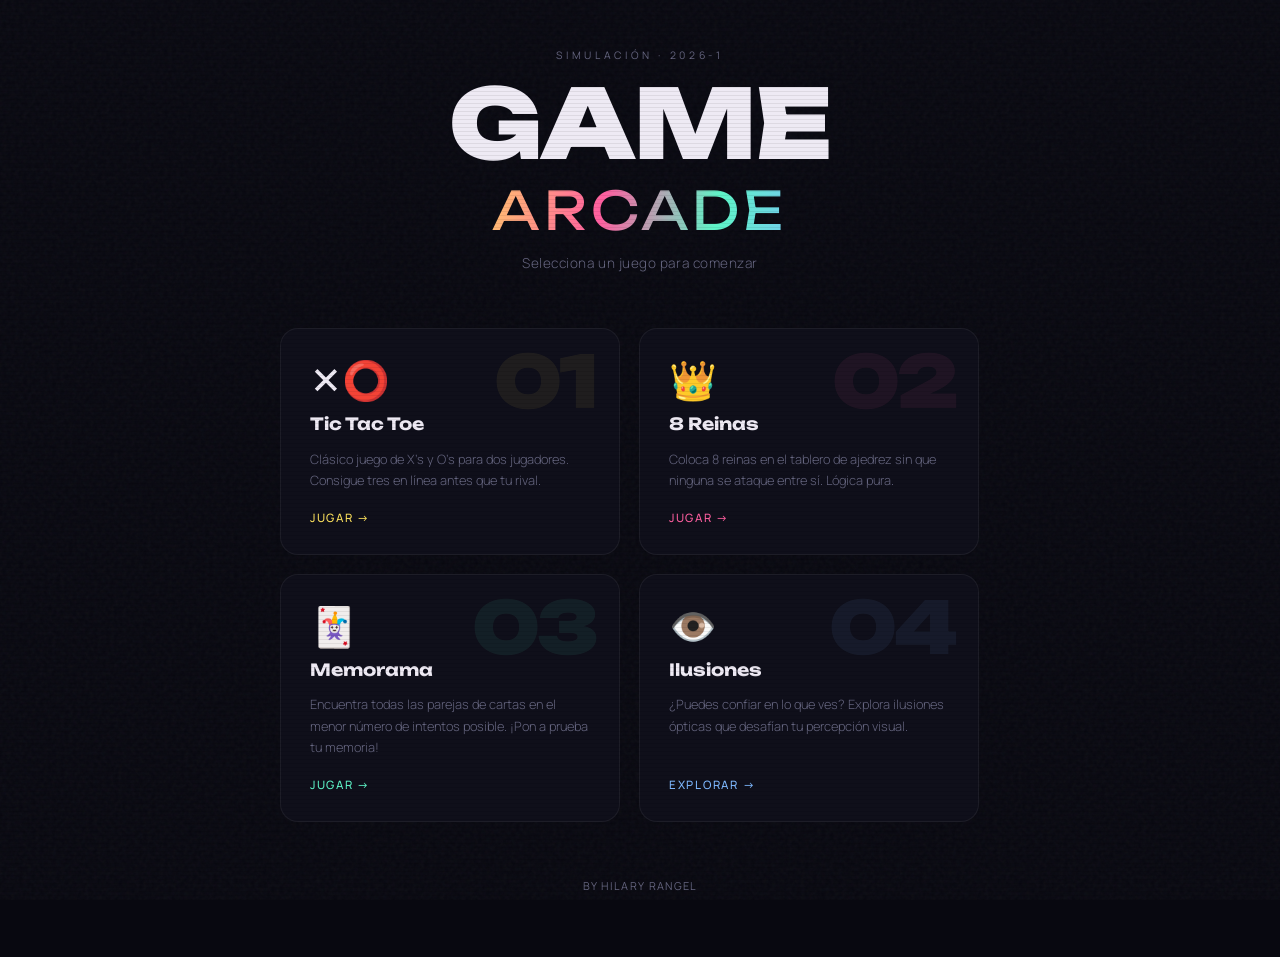
<file: index.html>
<!DOCTYPE html>
<html lang="es">
<head>
  <meta charset="UTF-8" />
  <meta name="viewport" content="width=device-width, initial-scale=1.0" />
  <title>Simulación — Arcade</title>
  <link href="https://fonts.googleapis.com/css2?family=Unbounded:wght@400;700;900&family=Manrope:wght@300;400;500&display=swap" rel="stylesheet" />
  <link rel="stylesheet" href="style.css">
</head>
<body>

<div class="page">

  <header>
    <p class="eyebrow">Simulación · 2026-1</p>
    <h1 class="logo">
      <span class="logo-line1">GAME</span>
      <span class="logo-line2">ARCADE</span>
    </h1>
    <p class="tagline">Selecciona un juego para comenzar</p>
  </header>

  <div class="grid">

    <!-- Tic Tac Toe -->
    <a class="card" href="tictactoe/index.html" data-color="c1">
      <span class="card-num">01</span>
      <div class="card-icon">✕⭕</div>
      <h2 class="card-title">Tic Tac Toe</h2>
      <p class="card-desc">Clásico juego de X's y O's para dos jugadores. Consigue tres en línea antes que tu rival.</p>
      <span class="card-cta">Jugar →</span>
    </a>

    <!-- 8 Reinas -->
    <a class="card" href="8_reinas/index.html" data-color="c2">
      <span class="card-num">02</span>
      <div class="card-icon">👑</div>
      <h2 class="card-title">8 Reinas</h2>
      <p class="card-desc">Coloca 8 reinas en el tablero de ajedrez sin que ninguna se ataque entre sí. Lógica pura.</p>
      <span class="card-cta">Jugar →</span>
    </a>

    <!-- Memorama -->
    <a class="card" href="memorama/index.html" data-color="c3">
      <span class="card-num">03</span>
      <div class="card-icon">🃏</div>
      <h2 class="card-title">Memorama</h2>
      <p class="card-desc">Encuentra todas las parejas de cartas en el menor número de intentos posible. ¡Pon a prueba tu memoria!</p>
      <span class="card-cta">Jugar →</span>
    </a>

    <!-- Ilusiones -->
    <a class="card" href="ilusiones/index.html" data-color="c4">
      <span class="card-num">04</span>
      <div class="card-icon">👁️</div>
      <h2 class="card-title">Ilusiones</h2>
      <p class="card-desc">¿Puedes confiar en lo que ves? Explora ilusiones ópticas que desafían tu percepción visual.</p>
      <span class="card-cta">Explorar →</span>
    </a>

  </div>

  <footer>By Hilary Rangel</footer>

</div>

</body>
</html>
</file>
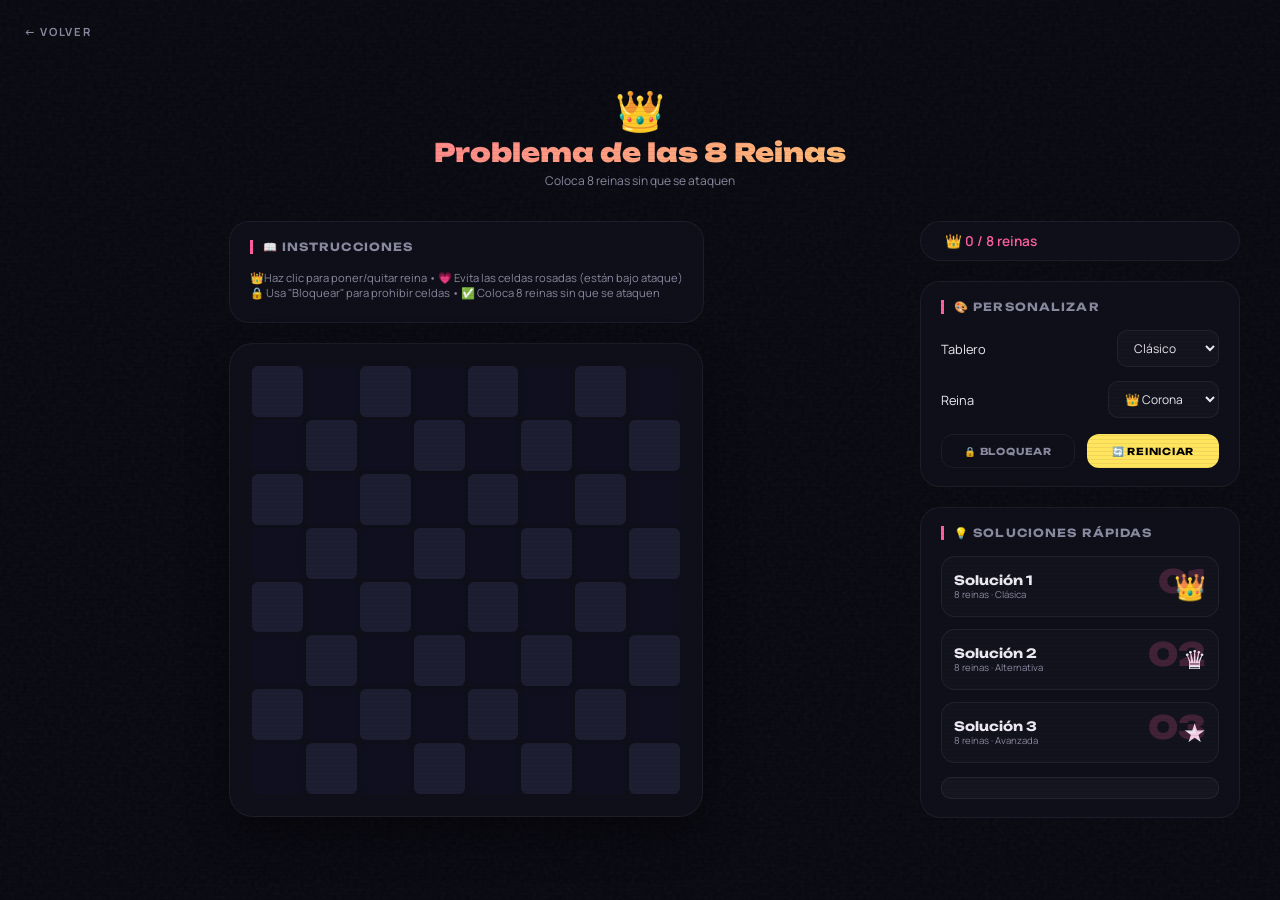
<file: 8_reinas/index.html>
<!DOCTYPE html>
<html lang="es">
<head>
    <meta charset="UTF-8">
    <meta name="viewport" content="width=device-width, initial-scale=1.0">
    <title>8 Reinas — Arcade</title>
    <link href="https://fonts.googleapis.com/css2?family=Unbounded:wght@400;700;900&family=Manrope:wght@300;400;500;600;700&display=swap" rel="stylesheet">
    <link rel="stylesheet" href="styles.css">
</head>

<a href="../index.html" class="back-link">← Volver</a>
<body>
    <canvas id="confettiCanvas"></canvas>

    <!-- Overlays -->
    <div id="victoryOverlay" class="victory-overlay">
        <div class="overlay-card">
            <div class="overlay-icon">👑</div>
            <h2>¡Felicidades!</h2>
            <p>Resolviste el Problema de las 8 Reinas.<br>¡Las 8 reinas están en paz!</p>
            <button id="victoryClose">Seguir jugando</button>
        </div>
    </div>

    <div id="defeatOverlay" class="defeat-overlay">
        <div class="overlay-card">
            <div class="overlay-icon">💀</div>
            <h2>¡Has Perdido!</h2>
            <p id="defeatMsg">Has colocado una reina en una posición inválida.<br>Las reinas no pueden atacarse entre sí.</p>
            <button id="defeatRetryBtn">Intentar de nuevo</button>
        </div>
    </div>

    <!-- Main Container -->
    <div class="main-container">
        
        <!-- Header -->
        <div class="main-header">
            <div class="header-icon">👑</div>
            <h1 class="main-title">Problema de las 8 Reinas</h1>
            <p class="main-subtitle">Coloca 8 reinas sin que se ataquen</p>
        </div>
        <!-- Grid 2 columnas -->
        <div class="main-grid">
            
            <!-- Columna Izquierda: Tablero -->
            <div class="board-col">
                <div class="panel">
                    <div class="panel-title">
                        <p><strong>📖 Instrucciones</strong></p>
                    </div>
                    <p id="inst">👑Haz clic para poner/quitar reina • 💗 Evita las celdas rosadas (están bajo ataque) 
                        <br> 🔒 Usa "Bloquear" para prohibir celdas • ✅ Coloca 8 reinas sin que se ataquen</p>
                </div>
                <div class="board-card">
                    <div id="boardContainer" class="board-container">
                        <div id="board" class="board classic"></div>
                    </div>
                </div>
            </div>

            <!-- Columna Derecha: Paneles -->
            <div class="panels-col">
                <p id="status" class="status-badge">Reinas colocadas: 0/8</p>
                <!-- Panel Personalizar -->
                <div class="panel">
                    <div class="panel-title">🎨 Personalizar</div>
                    <div class="panel-row">
                        <span>Tablero</span>
                        <select id="boardColor">
                            <option value="classic">Clásico</option>
                            <option value="ocean">Océano</option>
                            <option value="forest">Bosque</option>
                            <option value="sunset">Atardecer</option>
                        </select>
                    </div>
                    <div class="panel-row">
                        <span>Reina</span>
                        <select id="queenImage">
                            <option value="emoji">👑 Corona</option>
                            <option value="unicode">♕ Reina</option>
                            <option value="letter">Q Letra</option>
                            <option value="star">★ Estrella</option>
                            <option value="diamond">◆ Diamante</option>
                        </select>
                    </div>
                    <div class="panel-buttons">
                        <button id="blockModeBtn" class="btn-outline">🔒 Bloquear</button>
                        <button id="resetBtn" class="btn-primary">🔄 Reiniciar</button>
                    </div>
                </div>

                <!-- Panel Soluciones -->
                <div class="panel">
                    <div class="panel-title">💡 Soluciones rápidas</div>
                    <div class="solutions-list">
                        <div class="solution-item" data-solution="0">
                            <div class="solution-badge">01</div>
                            <div class="solution-content">
                                <div class="solution-name">Solución 1</div>
                                <div class="solution-desc">8 reinas · Clásica</div>
                            </div>
                            <div class="solution-icon">👑</div>
                        </div>
                        <div class="solution-item" data-solution="1">
                            <div class="solution-badge">02</div>
                            <div class="solution-content">
                                <div class="solution-name">Solución 2</div>
                                <div class="solution-desc">8 reinas · Alternativa</div>
                            </div>
                            <div class="solution-icon">♛</div>
                        </div>
                        <div class="solution-item" data-solution="2">
                            <div class="solution-badge">03</div>
                            <div class="solution-content">
                                <div class="solution-name">Solución 3</div>
                                <div class="solution-desc">8 reinas · Avanzada</div>
                            </div>
                            <div class="solution-icon">★</div>
                        </div>
                    </div>
                    <div id="solutionInfo" class="solution-message"></div>
                </div>
            </div>
        </div>
    </div>

    <script src="functions.js"></script>
</body>
</html>
</file>
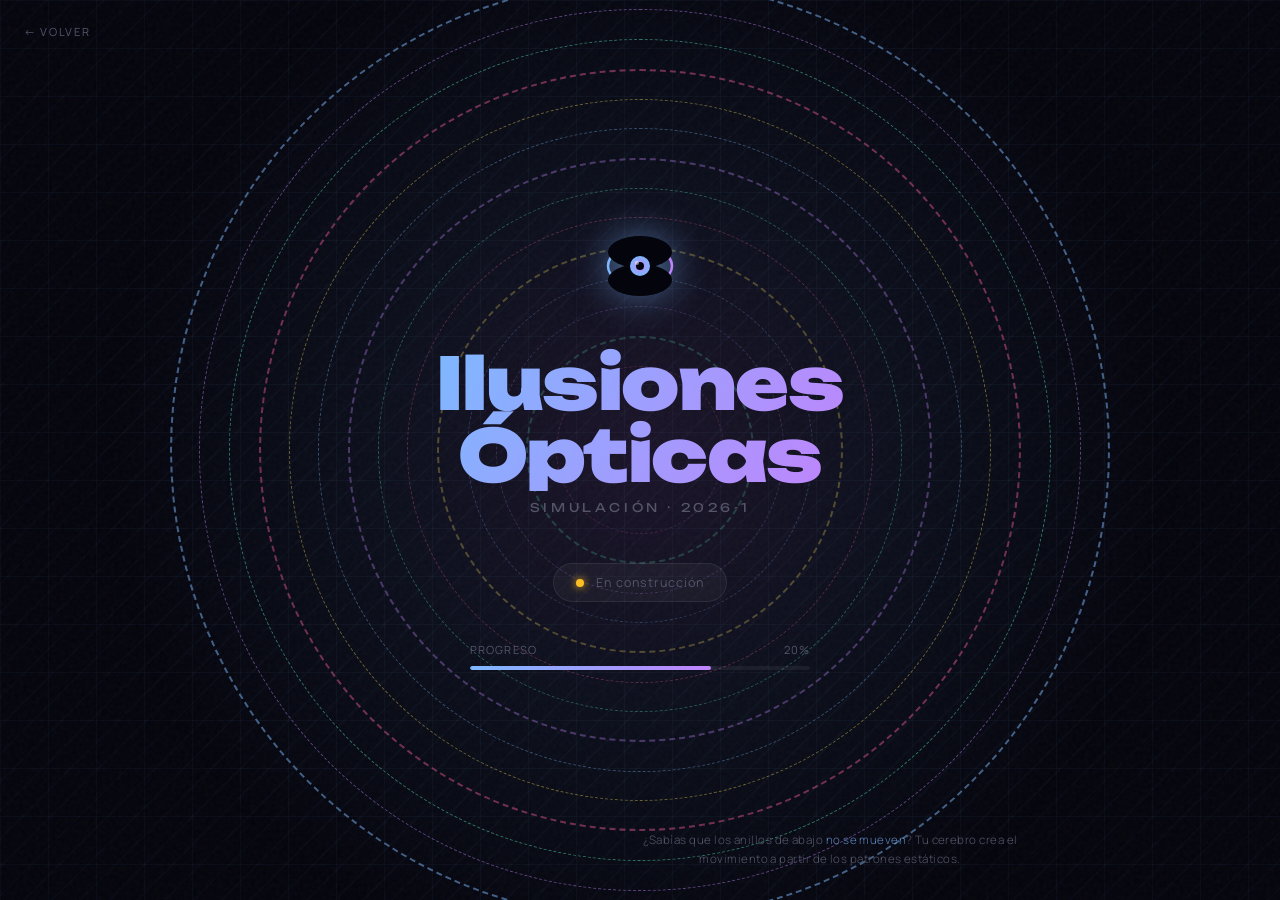
<file: ilusiones/index.html>
<!DOCTYPE html>
<html lang="es">
<head>
  <meta charset="UTF-8" />
  <meta name="viewport" content="width=device-width, initial-scale=1.0" />
  <title>Ilusiones Ópticas — En Construcción</title>
  <link href="https://fonts.googleapis.com/css2?family=Unbounded:wght@400;700;900&family=Manrope:wght@300;400;500&display=swap" rel="stylesheet" />
  <link rel="stylesheet" href="style.css">
</head>
<body>

  <!-- Background layers -->
  <div class="stripes"></div>
  <div class="grid-overlay"></div>
  <div class="center-glow"></div>
  <div class="dots-field" id="dotsField"></div>

  <div class="illusion-bg">
    <div class="rings" id="rings"></div>
  </div>

  <div class="noise"></div>

  <!-- UI -->
  <a class="back-link" href="../index.html">← Volver</a>

  <div class="content">
    <div class="eye-wrap">
      <svg class="eye-svg" viewBox="0 0 72 72" fill="none" xmlns="http://www.w3.org/2000/svg">
        <ellipse cx="36" cy="36" rx="32" ry="20" stroke="url(#eg)" stroke-width="2.5" fill="rgba(126,184,255,0.05)"/>
        <ellipse class="eyelid-top" cx="36" cy="22" rx="32" ry="16" fill="var(--bg)"/>
        <ellipse class="eyelid-bot" cx="36" cy="50" rx="32" ry="16" fill="var(--bg)"/>
        <circle class="pupil" cx="36" cy="36" r="10" fill="url(#ep)"/>
        <circle cx="36" cy="36" r="4" fill="var(--bg)"/>
        <circle cx="33" cy="33" r="2" fill="rgba(255,255,255,0.5)"/>
        <defs>
          <linearGradient id="eg" x1="4" y1="36" x2="68" y2="36" gradientUnits="userSpaceOnUse">
            <stop offset="0%" stop-color="#7eb8ff"/>
            <stop offset="100%" stop-color="#c084fc"/>
          </linearGradient>
          <radialGradient id="ep" cx="50%" cy="50%" r="50%">
            <stop offset="0%" stop-color="#c084fc"/>
            <stop offset="100%" stop-color="#7eb8ff"/>
          </radialGradient>
        </defs>
      </svg>
    </div>

    <h1 class="title">Ilusiones<br>Ópticas</h1>
    <p class="subtitle">Simulación · 2026-1</p>

    <div class="badge">
      <span class="badge-dot"></span>
      En construcción
    </div>

    <div class="progress-wrap">
      <div class="progress-label">
        <span>Progreso</span>
        <span id="pct">0%</span>
      </div>
      <div class="progress-bar">
        <div class="progress-fill" id="fill"></div>
      </div>
    </div>
  </div>

  <p class="fact">
    ¿Sabías que los anillos de abajo <em>no se mueven</em>? Tu cerebro crea el movimiento a partir de los patrones estáticos.
  </p>

  <script>
    // ── Generate concentric rings ──
    const ringsEl = document.getElementById('rings');
    const colors = [
      '#7eb8ff','#c084fc','#5ef5c8','#ff5fa0',
      '#ffe45e','#7eb8ff','#c084fc','#5ef5c8',
      '#ff5fa0','#ffe45e','#7eb8ff','#c084fc',
      '#5ef5c8','#ff5fa0'
    ];

    for (let i = 0; i < 14; i++) {
      const ring = document.createElement('div');
      ring.className = 'ring';
      const size = 95 - i * 6;          // % of parent
      const dur  = 6 + i * 1.2;         // each ring different speed
      const dash = 8 + i * 4;

      ring.style.cssText = `
        width: ${size}%; height: ${size}%;
        --dur: ${dur}s;
        border-color: ${colors[i]};
        opacity: ${0.5 - i * 0.025};
        border-style: dashed;
        border-width: ${i % 3 === 0 ? 2 : 1}px;
      `;
      ringsEl.appendChild(ring);
    }

    // ── Floating dots ──
    const field = document.getElementById('dotsField');
    for (let i = 0; i < 40; i++) {
      const dot = document.createElement('div');
      dot.className = 'dot';
      const size = 3 + Math.random() * 5;
      dot.style.cssText = `
        width: ${size}px; height: ${size}px;
        left: ${Math.random()*100}%;
        top:  ${Math.random()*100}%;
        --dot-dur:   ${2 + Math.random()*4}s;
        --dot-delay: ${Math.random()*4}s;
        background: ${Math.random()>0.5 ? '#7eb8ff' : '#c084fc'};
      `;
      field.appendChild(dot);
    }

    // ── Animate progress counter ──
    const target = 71;
    const pctEl  = document.getElementById('pct');
    let current  = 0;
    const step   = () => {
      if (current < target) {
        current = Math.min(current + 1, target);
        pctEl.textContent = current + '%';
        setTimeout(step, 4000 / target);
      }
    };
    setTimeout(step, 200);
  </script>

</body>
</html>
</file>
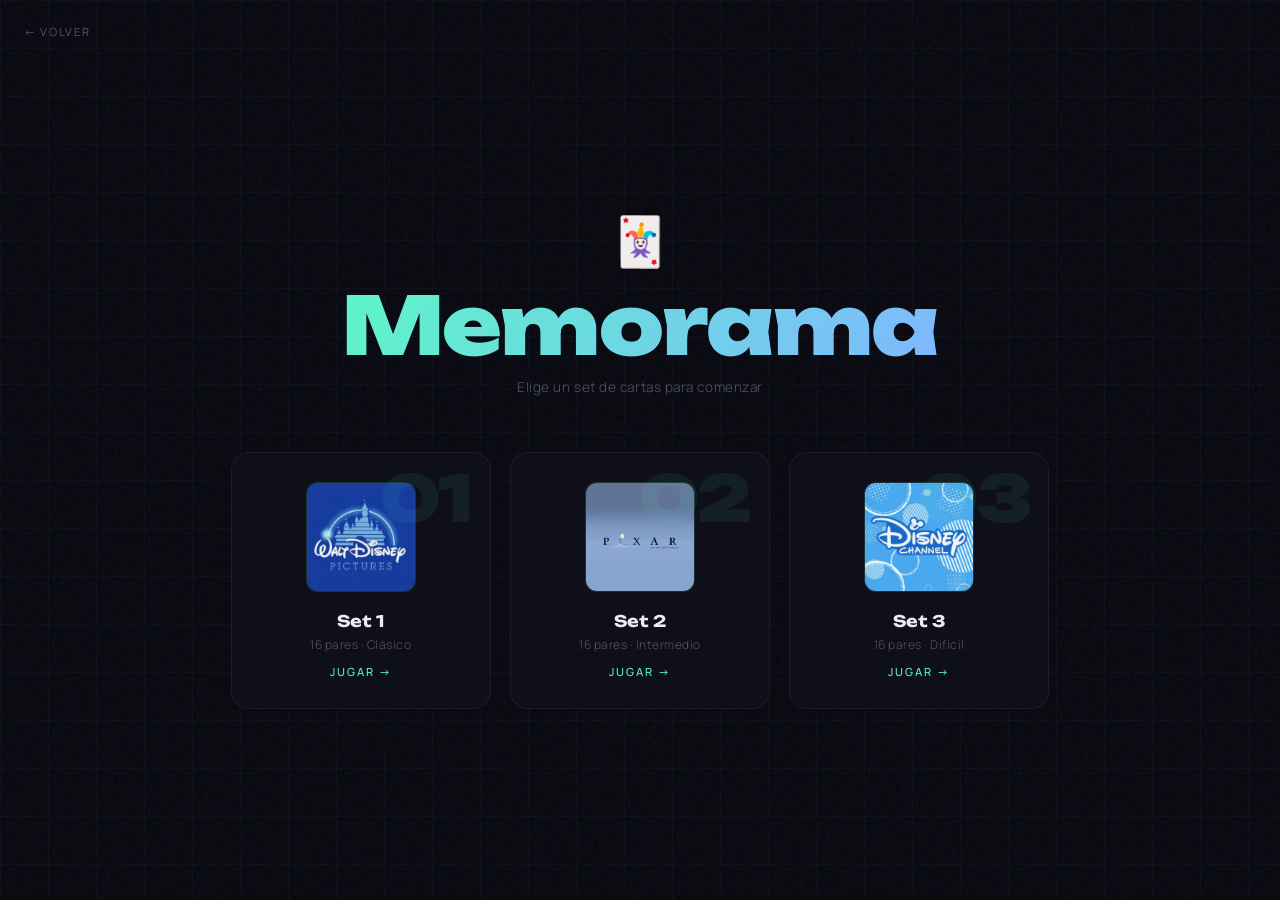
<file: memorama/index.html>
<!DOCTYPE html>
<html lang="es">
<head>
  <meta charset="UTF-8" />
  <meta name="viewport" content="width=device-width, initial-scale=1.0" />
  <title>Memorama — Elige un Set</title>
  <link href="https://fonts.googleapis.com/css2?family=Unbounded:wght@400;700;900&family=Manrope:wght@300;400;500&display=swap" rel="stylesheet" />
  <link rel="stylesheet" href="css/styles.css" />
</head>
<body>

  <div class="noise"></div>
  <div class="grid-overlay"></div>

  <a class="back-link" href="../index.html">← Volver</a>

  <div class="page">

    <header>
      
      <div class="icon">🃏</div>
      <h1 class="title">Memorama</h1>
      <p class="subtitle">Elige un set de cartas para comenzar</p>
    </header>

    <div class="sets-grid">

      <a class="set-card" href="memorama.html?set=set1">
        <span class="set-num">01</span>
        <div class="card-img-wrap">
          <img src="set1/back.png" alt="Set 1" />
        </div>
        <div class="card-info">
          <h2 class="set-title">Set 1</h2>
          <p class="set-desc">16 pares · Clásico</p>
          <span class="card-cta">Jugar →</span>
        </div>
      </a>

      <a class="set-card" href="memorama.html?set=set2">
        <span class="set-num">02</span>
        <div class="card-img-wrap">
          <img src="set2/back.png" alt="Set 2" />
        </div>
        <div class="card-info">
          <h2 class="set-title">Set 2</h2>
          <p class="set-desc">16 pares · Intermedio</p>
          <span class="card-cta">Jugar →</span>
        </div>
      </a>

      <a class="set-card" href="memorama.html?set=set3">
        <span class="set-num">03</span>
        <div class="card-img-wrap">
          <img src="set3/back.png" alt="Set 3" />
        </div>
        <div class="card-info">
          <h2 class="set-title">Set 3</h2>
          <p class="set-desc">16 pares · Difícil</p>
          <span class="card-cta">Jugar →</span>
        </div>
      </a>

    </div>

  </div>

</body>
</html>
</file>
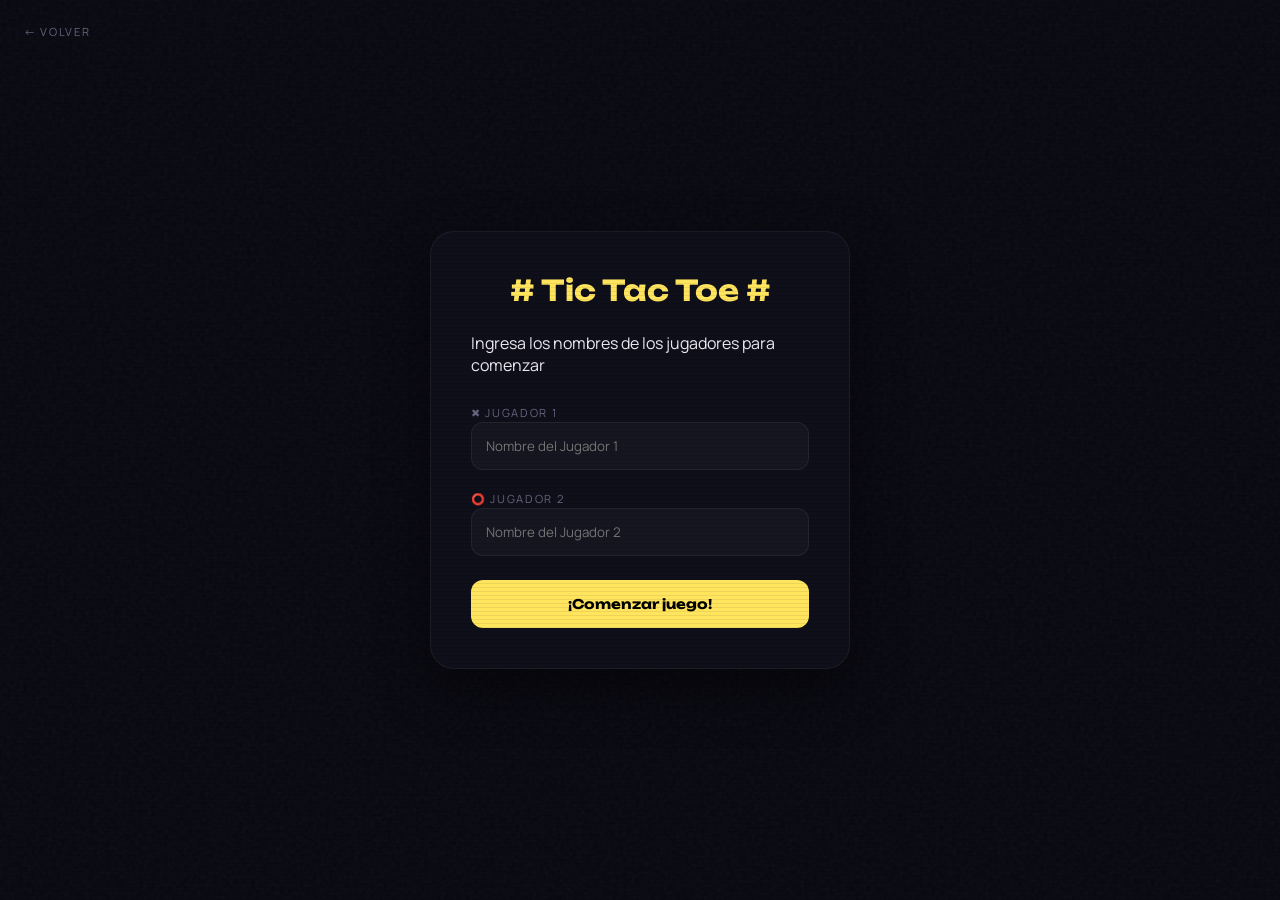
<file: tictactoe/index.html>
<!DOCTYPE html>
<html lang="es">

<head>
  <meta charset="UTF-8">
  <meta name="viewport" content="width=device-width, initial-scale=1.0">
  <title>Tic Tac Toe Arcade</title>
  <link rel="stylesheet" href="styles.css">
</head>

<body>
  <a href="../index.html" class="back-link">← Volver</a>
  <!-- PANTALLA DE NOMBRES -->
  <div id="name-screen">
    <h1># Tic Tac Toe #</h1>
    <p>Ingresa los nombres de los jugadores para comenzar</p>
    <div class="name-fields">
      <div class="name-field">
        <label>✖ Jugador 1</label>
        <input id="name1" type="text" placeholder="Nombre del Jugador 1" maxlength="20">
      </div>
      <div class="name-field">
        <label>⭕ Jugador 2</label>
        <input id="name2" type="text" placeholder="Nombre del Jugador 2" maxlength="20">
      </div>
    </div>
    <button id="start-btn">¡Comenzar juego!</button>
  </div>

  <!-- JUEGO -->
  <div id="game-screen">
    <div class="app">
      <section class="board-area">
        <div class="board" id="board"></div>
      </section>

      <section class="panel">
        <h1># Tic Tac Toe #</h1>

        <div>
          <div class="section-label">Par de fichas</div>
          <div class="pair-options">
            <button class="pair-btn active" data-pair="0">
              <span class="icons">✖ ⭕</span>
              X / O
            </button>
            <button class="pair-btn" data-pair="1">
              <span class="icons">☀️ 🌙</span>
              Sol / Luna
            </button>
            <button class="pair-btn" data-pair="2">
              <span class="icons">❤️ 💎</span>
              ♥ / ♦
            </button>
          </div>
        </div>

        <div>
          <div class="section-label">Vista previa</div>
          <div class="preview">
            <div>
              <div class="pr" id="pv1">✖</div>
              <div class="pr-label" id="pv1-name">Jugador 1</div>
            </div>
            <div>
              <div class="pr" id="pv2">⭕</div>
              <div class="pr-label" id="pv2-name">Jugador 2</div>
            </div>
          </div>
        </div>

        <div class="color-section">
          <div class="section-label">Colores del tablero</div>
          <!-- Los colores ahora se definen por clases o CSS puro -->
          <div class="color-row">
            <span>Celda A</span>
            <div class="swatch active" data-target="clr1" data-color="#f7f7f7"></div>
            <div class="swatch" data-target="clr1" data-color="#ffe5e5"></div>
            <div class="swatch" data-target="clr1" data-color="#e5f0ff"></div>
            <div class="swatch" data-target="clr1" data-color="#e5ffe8"></div>
            <div class="swatch" data-target="clr1" data-color="#fff8e5"></div>
            <div class="swatch" data-target="clr1" data-color="#2a2f4a"></div>
          </div>
          <div class="color-row">
            <span>Celda B</span>
            <div class="swatch active" data-target="clr2" data-color="#c7d5f8"></div>
            <div class="swatch" data-target="clr2" data-color="#e4eaf8"></div>
            <div class="swatch" data-target="clr2" data-color="#ffd6d6"></div>
            <div class="swatch" data-target="clr2" data-color="#d6f5da"></div>
            <div class="swatch" data-target="clr2" data-color="#fdefc3"></div>
            <div class="swatch" data-target="clr2" data-color="#1a1f38"></div>
          </div>
          <div class="color-row">
            <span>Ganadora</span>
            <div class="swatch active" data-target="win" data-color="#ff4d4d"></div>
            <div class="swatch" data-target="win" data-color="#ff9f1c"></div>
            <div class="swatch" data-target="win" data-color="#2ec4b6"></div>
            <div class="swatch" data-target="win" data-color="#a855f7"></div>
            <div class="swatch" data-target="win" data-color="#22c55e"></div>
            <div class="swatch" data-target="win" data-color="#facc15"></div>
          </div>
        </div>

        <div class="status-grid">
          <div class="field"><span>Temporizador</span><strong id="timer">03:00</strong></div>
          <div class="field"><span>Estado</span><strong id="status">-</strong></div>
        </div>

        <div class="btn-row">
          <button id="reset">🔄 Reiniciar</button>
          <button id="change-names">✏️ Cambiar nombres</button>
        </div>
      </section>
    </div>
  </div>

  <div id="cat-overlay">
    <div class="cat-emoji">🐱</div>
    <div class="cat-title">¡Ganó el Gato!</div>
    <div class="cat-sub" id="cat-sub">Nadie pudo ganar esta vez</div>
    <button id="cat-close">Jugar de nuevo</button>
  </div>
  <script src="script.js"></script>
</body>

</html>
</file>
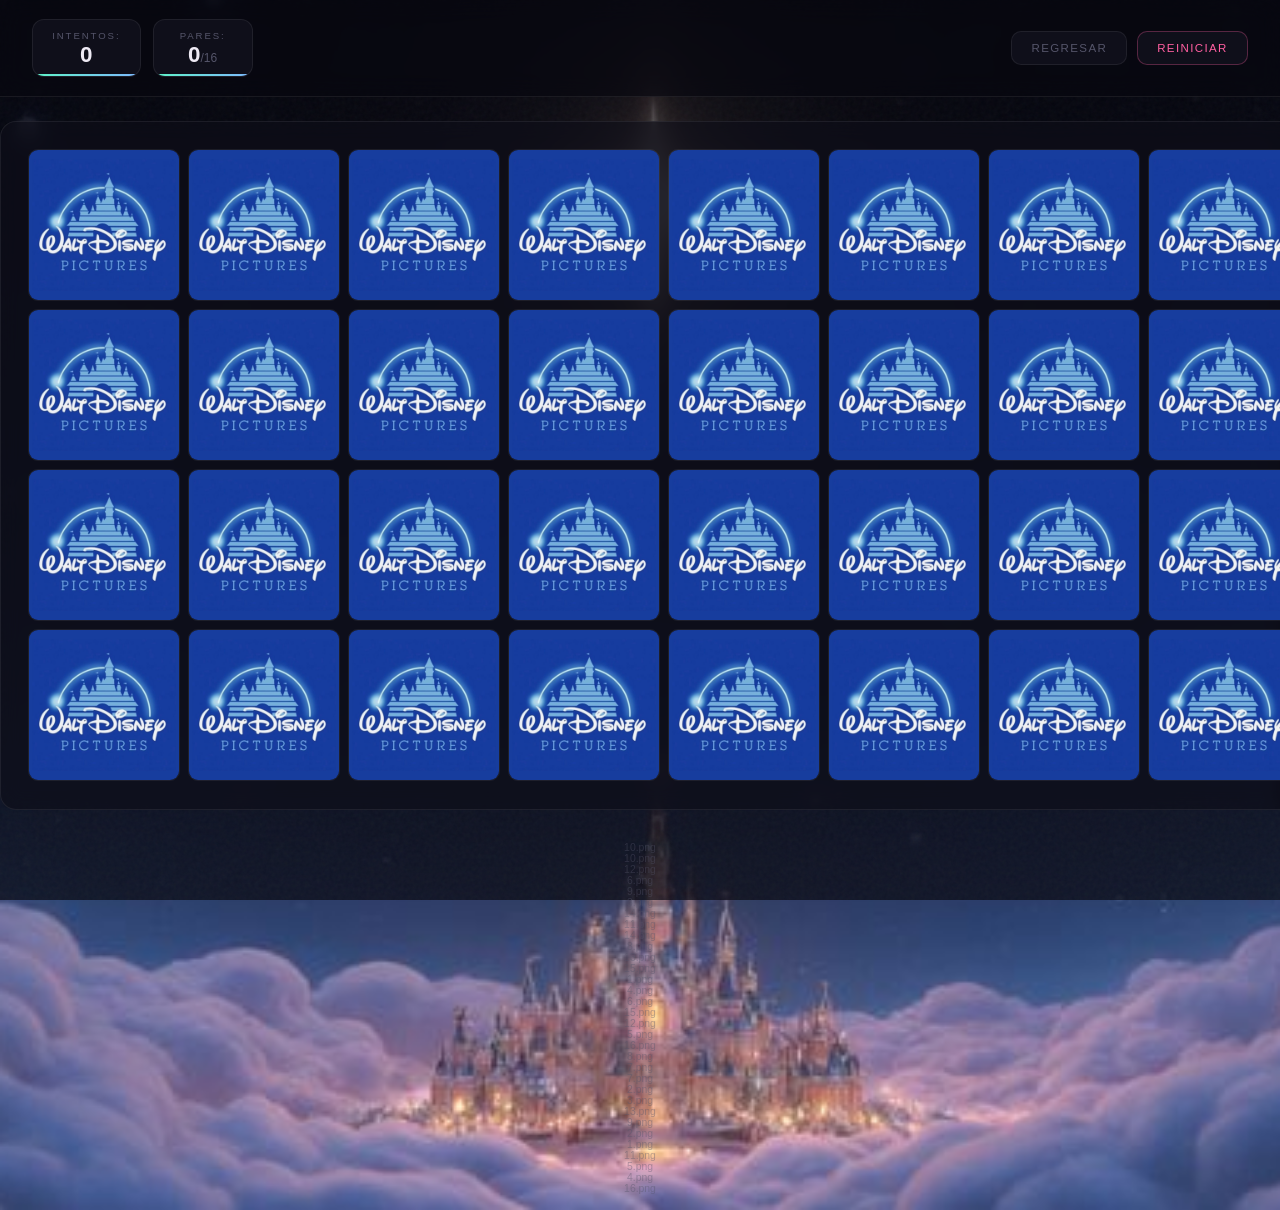
<file: memorama/memorama.html>
<!DOCTYPE html>
<html lang="en">
<head>
    <meta charset="UTF-8">
    <meta name="viewport" content="width=device-width, initial-scale=1.0">
    <title>Memorama</title>
</head>
<link rel="stylesheet" href="css/memorama.css">
<script src="js/functions.js"></script>
<body onload="shuffleDeck()">
    <div id="interfaz-superior">
        <div id="marcador">
            <div class="stat-box">
                <label>Intentos:</label>
                <span id="intentos">0</span>
            </div>
            <div class="stat-box">
                <label>Pares:</label>
                <span id="pares">0</span><span class="total-pares">/16</span>
            </div>
        </div>
        
        <div id="botones">
            <input type="button" class="btn" value="Regresar" onclick="location.href='index.html'">
            <input type="button" class="btn btn-reiniciar" value="Reiniciar" onclick="reiniciarJuego()">
        </div>
    </div>
    <div class="tablero">
    <table>
        <tr>
            <td><img id="0" onclick="cambiarImagen(this, 0)"></td>
            <td><img id="1" onclick="cambiarImagen(this, 1)"></td>
            <td><img id="2" onclick="cambiarImagen(this, 2)"></td>
            <td><img id="3" onclick="cambiarImagen(this, 3)"></td>
            <td><img id="4" onclick="cambiarImagen(this, 4)"></td>
            <td><img id="5" onclick="cambiarImagen(this, 5)"></td>
            <td><img id="6" onclick="cambiarImagen(this, 6)"></td>
            <td><img id="7" onclick="cambiarImagen(this, 7)"></td>
        </tr>
        <tr>
            <td><img id="8" onclick="cambiarImagen(this, 8)"></td>
            <td><img id="9" onclick="cambiarImagen(this, 9)"></td>
            <td><img id="10" onclick="cambiarImagen(this, 10)"></td>
            <td><img id="11" onclick="cambiarImagen(this, 11)"></td>
            <td><img id="12" onclick="cambiarImagen(this, 12)"></td>
            <td><img id="13" onclick="cambiarImagen(this, 13)"></td>
            <td><img id="14" onclick="cambiarImagen(this, 14)"></td>
            <td><img id="15" onclick="cambiarImagen(this, 15)"></td>
        </tr>
        <tr>
            <td><img id="16" onclick="cambiarImagen(this, 16)"></td>
            <td><img id="17" onclick="cambiarImagen(this, 17)"></td>
            <td><img id="18" onclick="cambiarImagen(this, 18)"></td>
            <td><img id="19" onclick="cambiarImagen(this, 19)"></td>
            <td><img id="20" onclick="cambiarImagen(this, 20)"></td>
            <td><img id="21" onclick="cambiarImagen(this, 21)"></td>
            <td><img id="22" onclick="cambiarImagen(this, 22)"></td>
            <td><img id="23" onclick="cambiarImagen(this, 23)"></td>
        </tr>
        <tr>
            <td><img id="24" onclick="cambiarImagen(this, 24)"></td>
            <td><img id="25" onclick="cambiarImagen(this, 25)"></td>
            <td><img id="26" onclick="cambiarImagen(this, 26)"></td>
            <td><img id="27" onclick="cambiarImagen(this, 27)"></td>
            <td><img id="28" onclick="cambiarImagen(this, 28)"></td>
            <td><img id="29" onclick="cambiarImagen(this, 29)"></td>
            <td><img id="30" onclick="cambiarImagen(this, 30)"></td>
            <td><img id="31" onclick="cambiarImagen(this, 31)"></td>
        </tr>
    </table>
    </div>
    <p id="help"></p>
</body>
</html>
</file>
<file: style.css>
*, *::before, *::after { box-sizing: border-box; margin: 0; padding: 0; }

    :root {
      --bg:       #080810;
      --surface:  #0f0f1a;
      --border:   rgba(255,255,255,0.06);
      --text:     #eeeaf4;
      --muted:    #666680;
      --c1: #ffe45e;   /* yellow  — tictactoe */
      --c2: #ff5fa0;   /* pink    — 8 reinas  */
      --c3: #5ef5c8;   /* mint    — memorama  */
      --c4: #7eb8ff;   /* sky     — ilusiones */
    }

    @keyframes fadeUp {
      from { opacity:0; transform:translateY(28px); }
      to   { opacity:1; transform:translateY(0); }
    }
    @keyframes scanline {
      from { background-position: 0 0; }
      to   { background-position: 0 4px; }
    }
    @keyframes float {
      0%,100% { transform: translateY(0); }
      50%      { transform: translateY(-8px); }
    }

    html, body {
      height: 100%;
      background: var(--bg);
      color: var(--text);
      font-family: 'Manrope', sans-serif;
      overflow-x: hidden;
    }

    /* CRT scanlines overlay */
    body::after {
      content: '';
      position: fixed;
      inset: 0;
      background: repeating-linear-gradient(
        to bottom,
        transparent 0px,
        transparent 3px,
        rgba(0,0,0,0.07) 3px,
        rgba(0,0,0,0.07) 4px
      );
      pointer-events: none;
      z-index: 100;
    }

    /* noise grain */
    body::before {
      content: '';
      position: fixed;
      inset: 0;
      background-image: url("data:image/svg+xml,%3Csvg viewBox='0 0 256 256' xmlns='http://www.w3.org/2000/svg'%3E%3Cfilter id='n'%3E%3CfeTurbulence type='fractalNoise' baseFrequency='0.85' numOctaves='4' stitchTiles='stitch'/%3E%3C/filter%3E%3Crect width='100%25' height='100%25' filter='url(%23n)' opacity='0.045'/%3E%3C/svg%3E");
      pointer-events: none;
      z-index: 0;
    }

    .page {
      position: relative;
      z-index: 1;
      min-height: 100vh;
      display: flex;
      flex-direction: column;
      align-items: center;
      justify-content: center;
      padding: 3rem 1.5rem 4rem;
      gap: 3.5rem;
    }

    /* ── Header ── */
    header {
      text-align: center;
      animation: fadeUp 0.8s ease both;
    }

    .eyebrow {
      font-size: 0.65rem;
      letter-spacing: 0.35em;
      text-transform: uppercase;
      color: var(--muted);
      margin-bottom: 1rem;
    }

    .logo {
      font-family: 'Unbounded', sans-serif;
      font-weight: 900;
      font-size: clamp(2.8rem, 9vw, 6rem);
      line-height: 0.95;
      letter-spacing: -0.02em;
      position: relative;
      display: inline-block;
    }

    .logo-line1 { color: var(--text); }
    .logo-line2 {
      display: block;
      background: linear-gradient(100deg, var(--c1) 0%, var(--c2) 40%, var(--c3) 70%, var(--c4) 100%);
      -webkit-background-clip: text;
      -webkit-text-fill-color: transparent;
      background-clip: text;
      font-size: 0.55em;
      letter-spacing: 0.08em;
      font-weight: 400;
      margin-top: 0.3em;
    }

    .tagline {
      margin-top: 1.2rem;
      font-size: 0.85rem;
      color: var(--muted);
      letter-spacing: 0.04em;
      font-weight: 300;
    }

    /* ── Grid ── */
    .grid {
      display: grid;
      grid-template-columns: repeat(2, minmax(0, 340px));
      gap: 1.2rem;
      width: 100%;
      max-width: 720px;
    }

    @media (max-width: 560px) {
      .grid { grid-template-columns: 1fr; }
    }

    /* ── Card ── */
    .card {
      position: relative;
      text-decoration: none;
      color: inherit;
      background: var(--surface);
      border: 1px solid var(--border);
      border-radius: 18px;
      padding: 2rem 1.8rem 1.8rem;
      overflow: hidden;
      display: flex;
      flex-direction: column;
      gap: 0.9rem;
      cursor: pointer;
      transition:
        transform 0.35s cubic-bezier(.22,1,.36,1),
        border-color 0.3s,
        box-shadow 0.3s;
    }

    /* staggered entrance */
    .card:nth-child(1) { animation: fadeUp 0.7s 0.10s ease both; }
    .card:nth-child(2) { animation: fadeUp 0.7s 0.20s ease both; }
    .card:nth-child(3) { animation: fadeUp 0.7s 0.30s ease both; }
    .card:nth-child(4) { animation: fadeUp 0.7s 0.40s ease both; }

    /* per-card accent color via CSS var */
    .card[data-color="c1"] { --acc: var(--c1); }
    .card[data-color="c2"] { --acc: var(--c2); }
    .card[data-color="c3"] { --acc: var(--c3); }
    .card[data-color="c4"] { --acc: var(--c4); }

    /* glow blob */
    .card::before {
      content: '';
      position: absolute;
      width: 180px; height: 180px;
      border-radius: 50%;
      background: var(--acc);
      filter: blur(70px);
      opacity: 0;
      top: -40px; right: -40px;
      transition: opacity 0.45s;
      pointer-events: none;
    }

    .card:hover {
      transform: translateY(-7px) scale(1.015);
      border-color: var(--acc);
      box-shadow: 0 20px 50px -12px rgba(0,0,0,0.5);
    }
    .card:hover::before { opacity: 0.18; }

    /* index number watermark */
    .card-num {
      position: absolute;
      right: 1.4rem;
      top: 1rem;
      font-family: 'Unbounded', sans-serif;
      font-size: 4.5rem;
      font-weight: 900;
      color: var(--acc);
      opacity: 0.07;
      line-height: 1;
      pointer-events: none;
      letter-spacing: -0.04em;
    }

    /* emoji icon */
    .card-icon {
      font-size: 2.4rem;
      line-height: 1;
      animation: float 4s ease-in-out infinite;
    }
    .card:nth-child(2) .card-icon { animation-delay: -1s; }
    .card:nth-child(3) .card-icon { animation-delay: -2s; }
    .card:nth-child(4) .card-icon { animation-delay: -3s; }

    .card-title {
      font-family: 'Unbounded', sans-serif;
      font-size: 1.05rem;
      font-weight: 700;
      color: var(--text);
      line-height: 1.2;
    }

    .card-desc {
      font-size: 0.8rem;
      color: var(--muted);
      line-height: 1.65;
      font-weight: 300;
      flex: 1;
    }

    .card-cta {
      display: flex;
      align-items: center;
      gap: 0.45rem;
      font-size: 0.72rem;
      font-weight: 500;
      letter-spacing: 0.15em;
      text-transform: uppercase;
      color: var(--acc);
      margin-top: 0.3rem;
      transition: gap 0.2s;
    }
    .card:hover .card-cta { gap: 0.8rem; }

    /* accent bottom bar */
    .card::after {
      content: '';
      position: absolute;
      bottom: 0; left: 0; right: 0;
      height: 2px;
      background: var(--acc);
      transform: scaleX(0);
      transform-origin: left;
      transition: transform 0.35s cubic-bezier(.22,1,.36,1);
      border-radius: 0 0 18px 18px;
    }
    .card:hover::after { transform: scaleX(1); }

    /* ── Footer ── */
    footer {
      font-size: 0.68rem;
      color: var(--muted);
      letter-spacing: 0.12em;
      text-transform: uppercase;
      animation: fadeUp 0.7s 0.55s ease both;
    }
</file>
<file: 8_reinas/styles.css>
@import url('https://fonts.googleapis.com/css2?family=Unbounded:wght@400;700;900&family=Manrope:wght@300;400;500;600;700&display=swap');

:root {
    --bg: #080810;
    --surface: #0f0f1a;
    --surface2: #14141f;
    --border: rgba(255, 255, 255, 0.06);
    --text: #eeeaf4;
    --muted: #8a8aa0;
    --acc: #ff5fa0;
    --acc2: #ffe45e;
    --radius: 16px;
}

* {
    margin: 0;
    padding: 0;
    box-sizing: border-box;
}

body {
    min-height: 100vh;
    background: var(--bg);
    font-family: 'Manrope', sans-serif;
    color: var(--text);
    display: flex;
    justify-content: center;
    align-items: center;
    padding: 30px 24px;
    position: relative;
    overflow-x: hidden;
}

/* Efectos visuales */
body::before {
    content: '';
    position: fixed;
    inset: 0;
    background-image: url("data:image/svg+xml,%3Csvg viewBox='0 0 256 256' xmlns='http://www.w3.org/2000/svg'%3E%3Cfilter id='n'%3E%3CfeTurbulence type='fractalNoise' baseFrequency='0.85' numOctaves='4' stitchTiles='stitch'/%3E%3C/filter%3E%3Crect width='100%25' height='100%25' filter='url(%23n)' opacity='0.045'/%3E%3C/svg%3E");
    pointer-events: none;
    z-index: 0;
}

body::after {
    content: '';
    position: fixed;
    inset: 0;
    background: repeating-linear-gradient(to bottom, transparent 0px, transparent 3px, rgba(0,0,0,0.06) 3px, rgba(0,0,0,0.06) 4px);
    pointer-events: none;
    z-index: 100;
}

/* Contenedor principal */
.main-container {
    position: relative;
    z-index: 10;
    max-width: 1200px;
    width: 100%;
}

/* Header */
.main-header {
    text-align: center;
    margin-bottom: 32px;
}
.header-icon {
    font-size: 2.5rem;
    animation: float 4s ease-in-out infinite;
}
.main-title {
    font-family: 'Unbounded', sans-serif;
    font-size: 1.6rem;
    font-weight: 900;
    background: linear-gradient(135deg, var(--acc), var(--acc2));
    -webkit-background-clip: text;
    background-clip: text;
    color: transparent;
}
.main-subtitle {
    font-size: 0.75rem;
    color: var(--muted);
    margin-top: 4px;
}

/* Grid principal */
.main-grid {
    display: grid;
    grid-template-columns: 1fr 320px;
    gap: 28px;
    align-items: start;
}

/* Columna del tablero */
.board-col {
    display: flex;
    flex-direction: column;
    align-items: center;
    gap: 20px;
}

.board-card {
    background: var(--surface);
    border: 1px solid var(--border);
    border-radius: 24px;
    padding: 16px;
    box-shadow: 0 20px 40px rgba(0, 0, 0, 0.4);
}

.board-container {
    position: relative;
}

.board {
    display: grid;
    grid-template-columns: repeat(8, 1fr);
    gap: 3px;
    width: 440px;
    height: 440px;
    background: var(--surface2);
    border-radius: 12px;
    padding: 6px;
}

/* Temas del tablero */
.board.classic { background: #0f0f1a; }
.board.ocean { background: #0a1622; }
.board.forest { background: #0a1a0f; }
.board.sunset { background: #1a0f0f; }

.classic .cell-white { background: #1e1e32; }
.classic .cell-black { background: #0f0f1f; }
.ocean .cell-white { background: #0c1c30; }
.ocean .cell-black { background: #061020; }
.forest .cell-white { background: #0e2414; }
.forest .cell-black { background: #061208; }
.sunset .cell-white { background: #2a1414; }
.sunset .cell-black { background: #1a0a0a; }

.cell {
    aspect-ratio: 1;
    display: flex;
    align-items: center;
    justify-content: center;
    font-size: 1.3rem;
    border-radius: 6px;
    cursor: pointer;
    transition: all 0.12s ease;
    position: relative;
}
.cell:hover:not(.blocked):not([style*="cursor: not-allowed"]) {
    transform: scale(1.02);
    filter: brightness(1.08);
}
.cell.blocked { opacity: 0.75; }
.cell.blocked::after {
    content: "🔒";
    position: absolute;
    font-size: 0.55rem;
    bottom: 2px;
    right: 2px;
}
.cell.attack {
    background: rgba(255, 95, 160, 0.3) !important;
}
.cell.queen {
    background: rgba(255, 228, 94, 0.12) !important;
    text-shadow: 0 0 4px var(--acc2);
}

.status-badge {
    background: var(--surface);
    border: 1px solid var(--border);
    border-radius: 60px;
    padding: 10px 24px;
    font-size: 0.85rem;
    font-weight: 600;
    color: var(--acc);
}

.panels-col {
    display: flex;
    flex-direction: column;
    gap: 20px;
}

.panel {
    background: var(--surface);
    border: 1px solid var(--border);
    border-radius: 20px;
    padding: 18px 20px;
}

/* ── Info section ── */
.info-section {
    margin-top: 25px;
    padding: 15px;
    border-radius: 8px;
    border-left: 4px solid var(--acc);
    align-items: center;
    display: flex;
    gap: 12px;
    margin-bottom: 25px;
}

.info-section p {
     color: var(--text);
    margin: 8px 0;
    font-size: 14px;
}

.panel-row {
    display: flex;
    justify-content: space-between;
    align-items: center;
    margin-bottom: 14px;
}
.panel-row span {
    font-size: 0.8rem;
    color: var(--text);
}
.panel-row select {
    background: var(--surface2);
    border: 1px solid var(--border);
    border-radius: 10px;
    padding: 8px 12px;
    font-family: inherit;
    font-size: 0.75rem;
    color: var(--text);
    cursor: pointer;
}
.panel-title {
    font-family: 'Unbounded', sans-serif;
    font-size: 0.7rem;
    font-weight: 700;
    letter-spacing: 0.1em;
    text-transform: uppercase;
    color: var(--muted);
    margin-bottom: 16px;
    border-left: 3px solid var(--acc);
    padding-left: 10px;
}
.panel p#inst {
    margin: 4px 0;
    font-family: 'Manrope', sans-serif;
    font-size: 0.7rem;
    color: var(--muted);
}
.panel-buttons {
    display: flex;
    gap: 12px;
    margin-top: 16px;
}
.btn-primary, .btn-outline {
    font-family: 'Unbounded', sans-serif;
    font-size: 0.6rem;
    font-weight: 700;
    letter-spacing: 0.08em;
    text-transform: uppercase;
    padding: 10px 0;
    border-radius: 12px;
    cursor: pointer;
    transition: all 0.2s;
    text-align: center;
    flex: 1;
    background: transparent;
}
.btn-primary {
    background: var(--acc2);
    border: none;
    color: #000;
}
.btn-primary:hover {
    transform: translateY(-2px);
    box-shadow: 0 4px 12px rgba(255, 228, 94, 0.3);
}
.btn-outline {
    border: 1px solid var(--border);
    color: var(--muted);
}
.btn-outline:hover, .btn-outline.active {
    border-color: var(--acc);
    color: var(--acc);
}
.btn-outline.active {
    background: var(--acc);
    color: #000;
}

/* Soluciones */
.solutions-list {
    display: flex;
    flex-direction: column;
    gap: 12px;
}
.solution-item {
    background: rgba(255, 255, 255, 0.02);
    border: 1px solid var(--border);
    border-radius: 14px;
    padding: 12px;
    display: flex;
    align-items: center;
    gap: 12px;
    cursor: pointer;
    transition: all 0.25s ease;
    position: relative;
    overflow: hidden;
}
.solution-item:hover {
    transform: translateX(4px);
    border-color: var(--acc);
    background: rgba(255, 95, 160, 0.05);
}
.solution-badge {
    font-family: 'Unbounded', sans-serif;
    font-size: 2rem;
    font-weight: 900;
    color: var(--acc);
    opacity: 0.2;
    position: absolute;
    right: 12px;
    top: 4px;
}
.solution-content {
    flex: 1;
}
.solution-name {
    font-family: 'Unbounded', sans-serif;
    font-size: 0.8rem;
    font-weight: 700;
    color: var(--text);
}
.solution-desc {
    font-size: 0.6rem;
    color: var(--muted);
}
.solution-item:hover .solution-action {
    letter-spacing: 0.12em;
}
.solution-icon {
    font-size: 1.6rem;
}
.solution-message {
    background: rgba(255, 255, 255, 0.03);
    border-radius: 10px;
    padding: 10px;
    font-size: 0.65rem;
    color: var(--muted);
    text-align: center;
    margin-top: 14px;
    border: 1px solid var(--border);
}

/* Modo solución */
.board-container.solution-mode::after {
    content: "📋 MODO SOLUCIÓN";
    position: absolute;
    top: 8px;
    right: 12px;
    background: var(--acc);
    color: #000;
    font-size: 0.5rem;
    font-family: 'Unbounded', sans-serif;
    padding: 4px 10px;
    border-radius: 20px;
    font-weight: 700;
    pointer-events: none;
    z-index: 10;
}

/* Overlays */
.victory-overlay, .defeat-overlay {
    display: none;
    position: fixed;
    inset: 0;
    background: rgba(0, 0, 0, 0.9);
    backdrop-filter: blur(8px);
    z-index: 1000;
    justify-content: center;
    align-items: center;
}
.victory-overlay.show, .defeat-overlay.show {
    display: flex;
}
.overlay-card {
    background: var(--surface);
    border-radius: 28px;
    padding: 32px 40px;
    text-align: center;
    max-width: 340px;
    width: 90%;
    animation: popIn 0.3s ease;
}
.victory-overlay .overlay-card { border: 1px solid var(--acc2); }
.defeat-overlay .overlay-card { border: 1px solid #ff4444; }
.overlay-icon { font-size: 3rem; margin-bottom: 12px; }
.overlay-card h2 {
    font-family: 'Unbounded', sans-serif;
    font-size: 1.5rem;
    margin-bottom: 8px;
}
.victory-overlay h2 { color: var(--acc2); }
.defeat-overlay h2 { color: #ff4444; }
.overlay-card p {
    font-size: 0.8rem;
    color: var(--muted);
    margin-bottom: 20px;
}
.overlay-card button {
    background: transparent;
    border: 1px solid var(--acc2);
    color: var(--acc2);
    padding: 10px 28px;
    border-radius: 40px;
    font-family: 'Unbounded', sans-serif;
    font-size: 0.7rem;
    cursor: pointer;
    transition: all 0.2s;
}
.defeat-overlay button {
    border-color: #ff4444;
    color: #ff4444;
}
.overlay-card button:hover {
    background: var(--acc2);
    color: #000;
}
.defeat-overlay button:hover {
    background: #ff4444;
    color: #000;
}

/* Animaciones */
@keyframes float {
    0%, 100% { transform: translateY(0); }
    50% { transform: translateY(-6px); }
}
@keyframes popIn {
    from { transform: scale(0.9); opacity: 0; }
    to { transform: scale(1); opacity: 1; }
}
@keyframes boardShake {
    0%, 100% { transform: translateX(0); }
    25% { transform: translateX(-4px); }
    75% { transform: translateX(4px); }
}
.board.shake-animation {
    animation: boardShake 0.25s ease-in-out;
}
.cell.failed-queen {
    animation: failedPulse 0.25s ease;
}
@keyframes failedPulse {
    0%, 100% { background: rgba(255, 68, 68, 0.4); }
    50% { background: rgba(255, 68, 68, 0.8); transform: scale(1.02); }
}

/* Disabled */
button:disabled, select:disabled {
    opacity: 0.5;
    cursor: not-allowed;
    pointer-events: none;
}

#confettiCanvas {
    position: fixed;
    top: 0;
    left: 0;
    width: 100%;
    height: 100%;
    pointer-events: none;
    z-index: 1001;
}

/* Responsive */
@media (max-width: 850px) {
    .main-grid {
        grid-template-columns: 1fr;
        gap: 24px;
    }
    .board {
        width: 100%;
        height: auto;
        max-width: 420px;
        margin: 0 auto;
    }
    .board-col {
        order: -1;
    }
    body {
        padding: 20px 16px;
    }
    .main-title {
        font-size: 1.3rem;
    }
}

@media (max-width: 500px) {
    .panel-buttons {
        flex-direction: column;
    }
    .solution-item {
        flex-wrap: wrap;
    }
    .cell {
        font-size: 0.9rem;
    }
}

/* Back link - ESTILO IDÉNTICO AL DE MEMORAMA Y TIC TAC TOE */
.back-link {
    position: fixed;
    top: 1.5rem;
    left: 1.5rem;
    z-index: 20;
    font-size: 0.7rem;
    letter-spacing: 0.15em;
    text-transform: uppercase;
    color: var(--muted);
    text-decoration: none;
    display: flex;
    align-items: center;
    gap: 0.4rem;
    transition: color 0.2s;
    animation: fadeUp 0.6s ease both;
    font-family: 'Manrope', sans-serif;
    font-weight: 700;
    background: transparent;
    backdrop-filter: none;
    padding: 0;
    border: none;
}

.back-link:hover {
    color: var(--text);
}

/* Animación fadeUp que falta */
@keyframes fadeUp {
    from {
        opacity: 0;
        transform: translateY(20px);
    }
    to {
        opacity: 1;
        transform: translateY(0);
    }
}
</file>
<file: ilusiones/style.css>
*, *::before, *::after { box-sizing: border-box; margin: 0; padding: 0; }

    :root {
      --bg: #04040c;
      --text: #eeeaf4;
      --muted: #55556a;
      --acc: #7eb8ff;
      --acc2: #c084fc;
    }

    html, body {
      height: 100%;
      overflow: hidden;
      background: var(--bg);
      color: var(--text);
      font-family: 'Manrope', sans-serif;
    }

    /* ───── OPTICAL ILLUSION BACKGROUND ───── */
    .illusion-bg {
      position: fixed;
      inset: 0;
      display: grid;
      place-items: center;
      z-index: 0;
    }

    /* Rotating concentric rings — classic motion illusion */
    .rings {
      position: absolute;
      width: min(110vw, 110vh);
      height: min(110vw, 110vh);
    }

    .ring {
      position: absolute;
      inset: 0;
      margin: auto;
      border-radius: 50%;
      border: 2px solid transparent;
    }

    /* Alternating spin directions to create the "spinning" depth illusion */
    .ring:nth-child(odd)  { animation: spinCW  var(--dur, 8s) linear infinite; }
    .ring:nth-child(even) { animation: spinCCW var(--dur, 8s) linear infinite; }

    @keyframes spinCW  { to { transform: rotate(360deg);  } }
    @keyframes spinCCW { to { transform: rotate(-360deg); } }

    /* Generate 14 rings via JS below, each smaller & different color */

    /* Spiral grid overlay — Hermann grid illusion feel */
    .grid-overlay {
      position: fixed;
      inset: 0;
      background-image:
        linear-gradient(rgba(126,184,255,0.04) 1px, transparent 1px),
        linear-gradient(90deg, rgba(126,184,255,0.04) 1px, transparent 1px);
      background-size: 48px 48px;
      animation: gridShift 20s linear infinite;
      pointer-events: none;
      z-index: 0;
    }

    @keyframes gridShift {
      from { background-position: 0 0; }
      to   { background-position: 48px 48px; }
    }

    /* Pulsing radial gradient in center */
    .center-glow {
      position: fixed;
      inset: 0;
      background: radial-gradient(circle at 50% 50%,
        rgba(192,132,252,0.12) 0%,
        rgba(126,184,255,0.06) 35%,
        transparent 70%);
      animation: breathe 4s ease-in-out infinite;
      pointer-events: none;
      z-index: 0;
    }

    @keyframes breathe {
      0%,100% { transform: scale(1);   opacity: 0.6; }
      50%      { transform: scale(1.2); opacity: 1;   }
    }

    /* Floating diagonal stripes — Fraser spiral illusion hint */
    .stripes {
      position: fixed;
      inset: -50%;
      width: 200%;
      height: 200%;
      background: repeating-linear-gradient(
        -45deg,
        transparent,
        transparent 18px,
        rgba(126,184,255,0.025) 18px,
        rgba(126,184,255,0.025) 20px
      );
      animation: driftStripes 30s linear infinite;
      pointer-events: none;
      z-index: 0;
    }

    @keyframes driftStripes {
      from { transform: translate(0,0); }
      to   { transform: translate(40px, 40px); }
    }

    /* Floating dots — peripheral drift illusion */
    .dots-field {
      position: fixed;
      inset: 0;
      pointer-events: none;
      z-index: 0;
      overflow: hidden;
    }

    .dot {
      position: absolute;
      border-radius: 50%;
      background: var(--acc2);
      opacity: 0;
      animation: dotPulse var(--dot-dur) ease-in-out var(--dot-delay) infinite;
    }

    @keyframes dotPulse {
      0%,100% { opacity: 0;    transform: scale(0.4); }
      50%      { opacity: 0.35; transform: scale(1);   }
    }

    /* ───── CONTENT ───── */
    .content {
      position: relative;
      z-index: 10;
      height: 100vh;
      display: flex;
      flex-direction: column;
      align-items: center;
      justify-content: center;
      text-align: center;
      padding: 2rem;
      gap: 0;
    }

    /* Eye icon — animated */
    .eye-wrap {
      margin-bottom: 2.5rem;
      animation: fadeUp 0.8s ease both;
    }

    .eye-svg {
      width: 72px;
      height: 72px;
      filter: drop-shadow(0 0 18px rgba(126,184,255,0.5));
    }

    /* pupil blinks and looks around */
    .pupil {
      animation: look 5s ease-in-out infinite;
      transform-origin: center;
    }
    .eyelid-top { animation: blink 5s ease-in-out infinite; transform-origin: center top; }
    .eyelid-bot { animation: blinkBot 5s ease-in-out infinite; transform-origin: center bottom; }

    @keyframes look {
      0%,100% { transform: translate(0,0); }
      20%      { transform: translate(6px,-3px); }
      40%      { transform: translate(-5px, 4px); }
      60%      { transform: translate(4px, 5px); }
      80%      { transform: translate(-6px,-2px); }
    }

    @keyframes blink {
      0%,88%,96%,100% { transform: scaleY(1); }
      92%              { transform: scaleY(0.05); }
    }
    @keyframes blinkBot {
      0%,88%,96%,100% { transform: scaleY(1); }
      92%              { transform: scaleY(0.05); }
    }

    /* Title */
    .title {
      font-family: 'Unbounded', sans-serif;
      font-weight: 900;
      font-size: clamp(2rem, 7vw, 4.5rem);
      line-height: 1;
      letter-spacing: -0.02em;
      background: linear-gradient(120deg, var(--acc) 0%, var(--acc2) 100%);
      -webkit-background-clip: text;
      -webkit-text-fill-color: transparent;
      background-clip: text;
      animation: fadeUp 0.8s 0.1s ease both;
      margin-bottom: 0.6rem;
    }

    .subtitle {
      font-family: 'Unbounded', sans-serif;
      font-size: clamp(0.55rem, 1.8vw, 0.75rem);
      font-weight: 400;
      letter-spacing: 0.3em;
      text-transform: uppercase;
      color: var(--muted);
      animation: fadeUp 0.8s 0.2s ease both;
      margin-bottom: 3rem;
    }

    /* Construction badge */
    .badge {
      display: inline-flex;
      align-items: center;
      gap: 0.7rem;
      background: rgba(255,255,255,0.04);
      border: 1px solid rgba(255,255,255,0.08);
      border-radius: 100px;
      padding: 0.6rem 1.4rem;
      font-size: 0.78rem;
      color: var(--muted);
      letter-spacing: 0.08em;
      animation: fadeUp 0.8s 0.3s ease both;
      margin-bottom: 2.5rem;
    }

    .badge-dot {
      width: 8px; height: 8px;
      border-radius: 50%;
      background: #fbbf24;
      box-shadow: 0 0 8px #fbbf24;
      animation: blink-dot 1.4s ease-in-out infinite;
    }

    @keyframes blink-dot {
      0%,100% { opacity:1; }
      50%      { opacity:0.2; }
    }

    /* Progress bar — fake loading */
    .progress-wrap {
      width: min(340px, 80vw);
      animation: fadeUp 0.8s 0.4s ease both;
    }

    .progress-label {
      display: flex;
      justify-content: space-between;
      font-size: 0.7rem;
      color: var(--muted);
      letter-spacing: 0.1em;
      text-transform: uppercase;
      margin-bottom: 0.6rem;
    }

    .progress-bar {
      width: 100%;
      height: 4px;
      background: rgba(255,255,255,0.06);
      border-radius: 99px;
      overflow: hidden;
    }

    .progress-fill {
      height: 100%;
      border-radius: 99px;
      background: linear-gradient(90deg, var(--acc), var(--acc2));
      box-shadow: 0 0 12px rgba(126,184,255,0.5);
      animation: progressGrow 4s cubic-bezier(0.4,0,0.2,1) forwards,
                 progressPulse 2s ease-in-out 4s infinite;
      width: 0%;
    }

    @keyframes progressGrow {
      0%   { width: 0%; }
      30%  { width: 38%; }
      55%  { width: 62%; }
      78%  { width: 71%; }
      100% { width: 71%; }
    }

    @keyframes progressPulse {
      0%,100% { opacity:1; }
      50%      { opacity:0.5; }
    }

    /* Back link */
    .back-link {
      position: fixed;
      top: 1.5rem;
      left: 1.5rem;
      z-index: 20;
      font-size: 0.7rem;
      letter-spacing: 0.15em;
      text-transform: uppercase;
      color: var(--muted);
      text-decoration: none;
      display: flex;
      align-items: center;
      gap: 0.4rem;
      transition: color 0.2s;
      animation: fadeUp 0.6s ease both;
    }
    .back-link:hover { color: var(--text); }

    /* Illusion fact at bottom */
    .fact {
      position: fixed;
      bottom: 2rem;
      left: 50%;
      transform: translateX(-50%);
      font-size: 0.72rem;
      color: var(--muted);
      font-weight: 300;
      letter-spacing: 0.04em;
      text-align: center;
      max-width: 380px;
      line-height: 1.6;
      animation: fadeUp 0.8s 0.6s ease both;
      pointer-events: none;
    }

    .fact em {
      color: rgba(126,184,255,0.7);
      font-style: normal;
    }

    @keyframes fadeUp {
      from { opacity:0; transform:translateY(20px); }
      to   { opacity:1; transform:translateY(0); }
    }

    /* noise */
    .noise {
      position: fixed;
      inset: 0;
      background-image: url("data:image/svg+xml,%3Csvg viewBox='0 0 256 256' xmlns='http://www.w3.org/2000/svg'%3E%3Cfilter id='n'%3E%3CfeTurbulence type='fractalNoise' baseFrequency='0.85' numOctaves='4' stitchTiles='stitch'/%3E%3C/filter%3E%3Crect width='100%25' height='100%25' filter='url(%23n)' opacity='0.04'/%3E%3C/svg%3E");
      pointer-events: none;
      z-index: 5;
    }
</file>
<file: memorama/css/styles.css>
/* ── Reset ── */
*, *::before, *::after { box-sizing: border-box; margin: 0; padding: 0; }

/* ── Tokens ── */
:root {
  --bg:      #080810;
  --surface: #0f0f1a;
  --border:  rgba(255,255,255,0.06);
  --text:    #eeeaf4;
  --muted:   #55556a;
  --acc:     #5ef5c8;   /* mint — memorama accent */
  --acc2:    #7eb8ff;
}

/* ── Base ── */
html, body {
  min-height: 100vh;
  background: var(--bg);
  color: var(--text);
  font-family: 'Manrope', sans-serif;
  overflow-x: hidden;
}

/* ── Noise grain ── */
.noise {
  position: fixed;
  inset: 0;
  background-image: url("data:image/svg+xml,%3Csvg viewBox='0 0 256 256' xmlns='http://www.w3.org/2000/svg'%3E%3Cfilter id='n'%3E%3CfeTurbulence type='fractalNoise' baseFrequency='0.85' numOctaves='4' stitchTiles='stitch'/%3E%3C/filter%3E%3Crect width='100%25' height='100%25' filter='url(%23n)' opacity='0.04'/%3E%3C/svg%3E");
  pointer-events: none;
  z-index: 0;
}

/* ── Grid overlay ── */
.grid-overlay {
  position: fixed;
  inset: 0;
  background-image:
    linear-gradient(rgba(94,245,200,0.03) 1px, transparent 1px),
    linear-gradient(90deg, rgba(94,245,200,0.03) 1px, transparent 1px);
  background-size: 48px 48px;
  pointer-events: none;
  z-index: 0;
}

/* ── Back link ── */
.back-link {
  position: fixed;
  top: 1.5rem;
  left: 1.5rem;
  z-index: 20;
  font-size: 0.7rem;
  letter-spacing: 0.15em;
  text-transform: uppercase;
  color: var(--muted);
  text-decoration: none;
  display: flex;
  align-items: center;
  gap: 0.4rem;
  transition: color 0.2s;
  animation: fadeUp 0.6s ease both;
}
.back-link:hover { color: var(--text); }

/* ── Page layout ── */
.page {
  position: relative;
  z-index: 1;
  min-height: 100vh;
  display: flex;
  flex-direction: column;
  align-items: center;
  justify-content: center;
  padding: 5rem 1.5rem 4rem;
  gap: 3.5rem;
}

/* ── Header ── */
header {
  text-align: center;
  animation: fadeUp 0.7s ease both;
}

.eyebrow {
  font-size: 0.65rem;
  letter-spacing: 0.35em;
  text-transform: uppercase;
  color: var(--muted);
  margin-bottom: 1rem;
}

.icon {
  font-size: 3rem;
  margin-bottom: 0.8rem;
  animation: float 4s ease-in-out infinite;
}

@keyframes float {
  0%,100% { transform: translateY(0); }
  50%      { transform: translateY(-8px); }
}

.title {
  font-family: 'Unbounded', sans-serif;
  font-weight: 900;
  font-size: clamp(2.5rem, 8vw, 5rem);
  line-height: 1;
  letter-spacing: -0.02em;
  background: linear-gradient(120deg, var(--acc) 0%, var(--acc2) 100%);
  -webkit-background-clip: text;
  -webkit-text-fill-color: transparent;
  background-clip: text;
  margin-bottom: 0.8rem;
}

.subtitle {
  font-size: 0.85rem;
  color: var(--muted);
  font-weight: 300;
  letter-spacing: 0.04em;
}

/* ── Sets grid ── */
.sets-grid {
  display: grid;
  grid-template-columns: repeat(auto-fit, minmax(200px, 260px));
  gap: 1.2rem;
  justify-content: center;
  width: 100%;
  max-width: 900px;
}

/* ── Set card ── */
.set-card {
  position: relative;
  text-decoration: none;
  color: inherit;
  background: var(--surface);
  border: 1px solid var(--border);
  border-radius: 18px;
  padding: 1.8rem 1.5rem;
  overflow: hidden;
  display: flex;
  flex-direction: column;
  align-items: center;
  gap: 1.2rem;
  cursor: pointer;
  transition:
    transform 0.35s cubic-bezier(.22,1,.36,1),
    border-color 0.3s,
    box-shadow 0.3s;
}

/* staggered entrance */
.set-card:nth-child(1) { animation: fadeUp 0.7s 0.10s ease both; }
.set-card:nth-child(2) { animation: fadeUp 0.7s 0.22s ease both; }
.set-card:nth-child(3) { animation: fadeUp 0.7s 0.34s ease both; }

/* glow blob */
.set-card::before {
  content: '';
  position: absolute;
  width: 160px; height: 160px;
  border-radius: 50%;
  background: var(--acc);
  filter: blur(60px);
  opacity: 0;
  top: -40px; right: -40px;
  transition: opacity 0.4s;
  pointer-events: none;
}

/* bottom accent bar */
.set-card::after {
  content: '';
  position: absolute;
  bottom: 0; left: 0; right: 0;
  height: 2px;
  background: linear-gradient(90deg, var(--acc), var(--acc2));
  transform: scaleX(0);
  transform-origin: left;
  transition: transform 0.35s cubic-bezier(.22,1,.36,1);
  border-radius: 0 0 18px 18px;
}

.set-card:hover {
  transform: translateY(-7px) scale(1.02);
  border-color: var(--acc);
  box-shadow: 0 20px 50px -12px rgba(0,0,0,0.55);
}
.set-card:hover::before { opacity: 0.15; }
.set-card:hover::after  { transform: scaleX(1); }

/* number watermark */
.set-num {
  position: absolute;
  top: 0.8rem; right: 1.2rem;
  font-family: 'Unbounded', sans-serif;
  font-size: 4rem;
  font-weight: 900;
  color: var(--acc);
  opacity: 0.07;
  line-height: 1;
  pointer-events: none;
  letter-spacing: -0.04em;
}

/* card image */
.card-img-wrap {
  width: 110px;
  height: 110px;
  border-radius: 12px;
  overflow: hidden;
  border: 1px solid rgba(94,245,200,0.12);
  display: flex;
  align-items: center;
  justify-content: center;
  background: rgba(94,245,200,0.04);
  transition: transform 0.3s;
}

.set-card:hover .card-img-wrap {
  transform: scale(1.06) rotate(-1deg);
}

.card-img-wrap img {
  width: 100%;
  height: 100%;
  object-fit: cover;
  display: block;
}

/* card info */
.card-info {
  text-align: center;
  display: flex;
  flex-direction: column;
  gap: 0.3rem;
  align-items: center;
}

.set-title {
  font-family: 'Unbounded', sans-serif;
  font-size: 1rem;
  font-weight: 700;
  color: var(--text);
}

.set-desc {
  font-size: 0.75rem;
  color: var(--muted);
  font-weight: 300;
  letter-spacing: 0.04em;
}

.card-cta {
  margin-top: 0.4rem;
  font-size: 0.7rem;
  font-weight: 500;
  letter-spacing: 0.18em;
  text-transform: uppercase;
  color: var(--acc);
  transition: letter-spacing 0.2s;
}

.set-card:hover .card-cta { letter-spacing: 0.26em; }

/* ── Animations ── */
@keyframes fadeUp {
  from { opacity:0; transform:translateY(22px); }
  to   { opacity:1; transform:translateY(0); }
}
</file>
<file: tictactoe/styles.css>
/**
* Estilos para el juego de Gato (Tic-Tac-Toe)
*/

/* ── FUENTES Y VARIABLES ── */
@import url('https://fonts.googleapis.com/css2?family=Unbounded:wght@400;700;900&family=Manrope:wght@300;400;500&display=swap');

:root {
    --bg: #080810;
    --surface: #0f0f1a;
    --border: rgba(255, 255, 255, 0.06);
    --text: #eeeaf4;
    --muted: #666680;
    --acc: #ffe45e; /* Amarillo - Acento principal de TicTacToe */
    --win: #ff4d4d; /* Se actualiza dinámicamente vía JS */
}

/* ── RESET Y BASE CRT ── */
*, *::before, *::after {
    margin: 0;
    padding: 0;
    box-sizing: border-box;
}

body {
    min-height: 100vh;
    font-family: 'Manrope', sans-serif;
    background: var(--bg);
    color: var(--text);
    display: grid;
    place-items: center;
    padding: 20px;
    position: relative;
    overflow-x: hidden;
}

/* Efecto de líneas CRT de Home */
body::after {
    content: '';
    position: fixed;
    inset: 0;
    background: repeating-linear-gradient(to bottom, transparent 0px, transparent 3px, rgba(0,0,0,0.07) 3px, rgba(0,0,0,0.07) 4px);
    pointer-events: none;
    z-index: 100;
}

/* Back link */
    .back-link {
      position: fixed;
      top: 1.5rem;
      left: 1.5rem;
      z-index: 20;
      font-size: 0.7rem;
      letter-spacing: 0.15em;
      text-transform: uppercase;
      color: var(--muted);
      text-decoration: none;
      display: flex;
      align-items: center;
      gap: 0.4rem;
      transition: color 0.2s;
      animation: fadeUp 0.6s ease both;
    }
    .back-link:hover { color: var(--text); }


/* Grano de ruido de Home */
body::before {
    content: '';
    position: fixed;
    inset: 0;
    background-image: url("data:image/svg+xml,%3Csvg viewBox='0 0 256 256' xmlns='http://www.w3.org/2000/svg'%3E%3Cfilter id='n'%3E%3CfeTurbulence type='fractalNoise' baseFrequency='0.85' numOctaves='4' stitchTiles='stitch'/%3E%3C/filter%3E%3Crect width='100%25' height='100%25' filter='url(%23n)' opacity='0.045'/%3E%3C/svg%3E");
    pointer-events: none;
    z-index: 0;
}

/* ── PANTALLA DE INGRESO ── */
#name-screen {
    position: relative;
    z-index: 10;
    display: flex;
    flex-direction: column;
    align-items: center;
    gap: 24px;
    padding: 40px;
    background: var(--surface);
    border-radius: 24px;
    border: 1px solid var(--border);
    box-shadow: 0 20px 50px rgba(0,0,0,0.5);
    width: min(420px, 100%);
    animation: fadeUp 0.8s ease both;
}

@keyframes fadeUp {
    from { opacity:0; transform:translateY(28px); }
    to { opacity:1; transform:translateY(0); }
}

#name-screen h1 {
    font-family: 'Unbounded', sans-serif;
    font-size: 1.8rem;
    color: var(--acc);
}

.name-fields {
    width: 100%;
    display: grid;
    gap: 16px;
}

.name-field label {
    font-size: 0.7rem;
    color: var(--muted);
    text-transform: uppercase;
    letter-spacing: 0.15em;
    margin-bottom: 6px;
}

.name-field input {
    width: 100%;
    padding: 14px;
    border-radius: 12px;
    border: 1px solid var(--border);
    background: rgba(255,255,255,0.03);
    color: var(--text);
    font-family: inherit;
    outline: none;
    transition: border-color 0.3s;
}

.name-field input:focus {
    border-color: var(--acc);
}

#start-btn {
    width: 100%;
    border: none;
    border-radius: 12px;
    padding: 16px;
    background: var(--acc);
    color: #000;
    font-family: 'Unbounded', sans-serif;
    font-weight: 700;
    cursor: pointer;
    transition: transform 0.2s, box-shadow 0.2s;
}

#start-btn:hover {
    transform: translateY(-3px);
    box-shadow: 0 10px 20px rgba(255, 228, 94, 0.2);
}

/* ── JUEGO PRINCIPAL ── */
#game-screen {
    display: none; /* Se activa con JS */
    position: relative;
    z-index: 10;
    width: min(1000px, 100%);
}

.app {
    display: grid;
    gap: 30px;
    grid-template-columns: 440px 1fr;
    align-items: start;
}

/* Tablero */
.board {
    width: 420px;
    height: 420px;
    display: grid;
    grid-template-columns: repeat(3, 1fr);
    grid-template-rows: repeat(3, 1fr);
    gap: 8px;
    background: var(--border);
    padding: 8px;
    border-radius: 24px;
    border: 1px solid var(--border);
    position: relative;
}

.cel {
    background: var(--surface);
    border-radius: 14px;
    cursor: pointer;
    display: flex;
    align-items: center;
    justify-content: center;
    font-size: 3.2rem;
    transition: background 0.2s, transform 0.1s;
}

.cel:hover:not([data-played]) {
    background: rgba(255,255,255,0.05);
}

.cel.win {
    box-shadow: inset 0 0 15px var(--win);
    border: 2px solid var(--win);
}

/* Panel Lateral */
.panel {
    padding: 24px;
    background: var(--surface);
    border: 1px solid var(--border);
    border-radius: 20px;
    display: grid;
    gap: 20px;
    box-shadow: 0 20px 80px rgba(0,0,0,0.3);
}

.panel h1 {
    font-family: 'Unbounded', sans-serif;
    font-size: 1.2rem;
    color: var(--acc);
}

.section-label {
    font-size: 0.65rem;
    color: var(--muted);
    text-transform: uppercase;
    letter-spacing: 0.2em;
    margin-bottom: 10px;
}

/* Selectores de Fichas */
.pair-options {
    display: grid;
    grid-template-columns: repeat(3, 1fr);
    gap: 10px;
}

.pair-btn {
    background: rgba(255,255,255,0.03);
    border: 1px solid var(--border);
    border-radius: 12px;
    padding: 12px 8px;
    color: var(--text);
    cursor: pointer;
    font-size: 0.7rem;
    display: flex;
    flex-direction: column;
    align-items: center;
    gap: 4px;
    transition: 0.3s;
}

.pair-btn .icons { font-size: 1.2rem; }

.pair-btn.active {
    border-color: var(--acc);
    background: rgba(255, 228, 94, 0.08);
}

/* Vista Previa */
.preview {
    display: flex;
    gap: 15px;
}

.pr {
    width: 60px;
    height: 60px;
    background: rgba(255,255,255,0.03);
    border: 1px solid var(--border);
    border-radius: 12px;
    display: flex;
    align-items: center;
    justify-content: center;
    font-size: 2rem;
}

.pr-label {
    font-size: 0.7rem;
    color: var(--muted);
    text-align: center;
    margin-top: 5px;
    max-width: 60px;
    white-space: nowrap;
    overflow: hidden;
    text-overflow: ellipsis;
}

/* ── CONFIGURACIÓN DE COLORES ── */
.color-section {
    display: grid;
    gap: 12px;
}

.color-row {
    display: flex;
    align-items: center;
    gap: 15px;
}

.color-row span {
    font-size: 0.8rem;
    color: var(--text);
    min-width: 80px; /* Alinea los colores verticalmente */
    flex-shrink: 0;
}

.swatch {
    width: 26px;
    height: 26px;
    border-radius: 6px;
    cursor: pointer;
    border: 2px solid transparent;
    transition: transform 0.2s;
}

.swatch:hover { transform: scale(1.15); }

.swatch.active {
    border-color: white;
    transform: scale(1.1);
}

/* ── ESTADOS Y BOTONES ── */
.status-grid {
    display: grid;
    grid-template-columns: 1fr 1fr;
    gap: 12px;
}

.field {
    background: rgba(255,255,255,0.02);
    border: 1px solid var(--border);
    padding: 12px;
    border-radius: 12px;
}

.field span { display: block; font-size: 0.6rem; color: var(--muted); text-transform: uppercase; margin-bottom: 4px;}
.field strong { font-family: 'Unbounded', sans-serif; font-size: 0.9rem; }

.btn-row {
    display: grid;
    grid-template-columns: 1fr 1fr;
    gap: 12px;
}

#reset {
    background: var(--acc);
    color: #000;
    border: none;
    border-radius: 12px;
    padding: 15px;
    font-family: 'Unbounded', sans-serif;
    font-weight: 700;
    cursor: pointer;
    transition: transform 0.2s;
}

#reset:hover { transform: translateY(-2px); }

#change-names {
    background: transparent;
    border: 1px solid var(--border);
    color: var(--muted);
    border-radius: 12px;
    cursor: pointer;
    transition: 0.3s;
}

#change-names:hover { color: var(--text); border-color: var(--text); }

/* ── OVERLAY GATO (EMPATE) ── */
#cat-overlay {
    position: fixed;
    inset: 0;
    background: rgba(8, 8, 16, 0.95);
    z-index: 200;
    display: none;
    flex-direction: column;
    align-items: center;
    justify-content: center;
    backdrop-filter: blur(10px);
}

#cat-overlay.show { display: flex; }

.cat-title {
    font-family: 'Unbounded', sans-serif;
    font-size: 2.5rem;
    text-align: center;
    background: linear-gradient(to right, var(--acc), #ff5fa0);
    -webkit-background-clip: text;
    -webkit-text-fill-color: transparent;
}

.cat-emoji {
    font-size: 6rem;
    margin-bottom: 20px;
    animation: float 4s ease-in-out infinite;
}

@keyframes float {
    0%, 100% { transform: translateY(0); }
    50% { transform: translateY(-15px); }
}

#cat-close {
    margin-top: 30px;
    border: none;
    border-radius: 12px;
    padding: 16px 40px;
    background: var(--acc);
    color: #000;
    font-family: 'Unbounded', sans-serif;
    font-weight: 700;
    cursor: pointer;
}

/* ── RESPONSIVO ── */
@media (max-width: 820px) {
    .app { grid-template-columns: 1fr; }
    .board-area { order: -1; }
    .board { width: 340px; height: 340px; margin: 0 auto; }
}

/* ── LÓGICA AUTOMÁTICA PARA SWATCHES ── */
/* Esto lee el atributo data-color del HTML y lo aplica como fondo */
.swatch[data-color="#f7f7f7"] { background: #f7f7f7; }
.swatch[data-color="#ffe5e5"] { background: #ffe5e5; }
.swatch[data-color="#e5f0ff"] { background: #e5f0ff; }
.swatch[data-color="#e5ffe8"] { background: #e5ffe8; }
.swatch[data-color="#fff8e5"] { background: #fff8e5; }
.swatch[data-color="#2a2f4a"] { background: #2a2f4a; }

.swatch[data-color="#c7d5f8"] { background: #c7d5f8; }
.swatch[data-color="#e4eaf8"] { background: #e4eaf8; }
.swatch[data-color="#ffd6d6"] { background: #ffd6d6; }
.swatch[data-color="#d6f5da"] { background: #d6f5da; }
.swatch[data-color="#fdefc3"] { background: #fdefc3; }
.swatch[data-color="#1a1f38"] { background: #1a1f38; }

.swatch[data-color="#ff4d4d"] { background: #ff4d4d; }
.swatch[data-color="#ff9f1c"] { background: #ff9f1c; }
.swatch[data-color="#2ec4b6"] { background: #2ec4b6; }
.swatch[data-color="#a855f7"] { background: #a855f7; }
.swatch[data-color="#22c55e"] { background: #22c55e; }
.swatch[data-color="#facc15"] { background: #facc15; }
</file>
<file: memorama/css/memorama.css>
/* ── Reset ── */
*, *::before, *::after { box-sizing: border-box; margin: 0; padding: 0; }

/* ── Tokens ── */
:root {
  --bg:      #080810;
  --surface: #0f0f1a;
  --border:  rgba(255,255,255,0.07);
  --text:    #eeeaf4;
  --muted:   #55556a;
  --acc:     #5ef5c8;
  --acc2:    #7eb8ff;
  --danger:  #ff5fa0;
}

/* ── Base ── */
html, body {
  min-height: 100vh;
  background: var(--bg);
  color: var(--text);
  font-family: 'Manrope', sans-serif;
  background-size: cover;
  background-position: center;
  background-repeat: no-repeat;
  /* wallpaper set via JS — overlay so cards stay readable */
  position: relative;
}

/* Dark overlay so wallpaper doesn't kill readability */
body::before {
  content: '';
  position: fixed;
  inset: 0;
  background: rgba(8, 8, 16, 0.72);
  pointer-events: none;
  z-index: 0;
}

/* Noise grain */
body::after {
  content: '';
  position: fixed;
  inset: 0;
  background-image: url("data:image/svg+xml,%3Csvg viewBox='0 0 256 256' xmlns='http://www.w3.org/2000/svg'%3E%3Cfilter id='n'%3E%3CfeTurbulence type='fractalNoise' baseFrequency='0.85' numOctaves='4' stitchTiles='stitch'/%3E%3C/filter%3E%3Crect width='100%25' height='100%25' filter='url(%23n)' opacity='0.04'/%3E%3C/svg%3E");
  pointer-events: none;
  z-index: 0;
}

/* ── Top interface ── */
#interfaz-superior {
  position: relative;
  z-index: 10;
  display: flex;
  justify-content: space-between;
  align-items: center;
  padding: 1.2rem 2rem;
  width: 100%;
  border-bottom: 1px solid var(--border);
  background: rgba(8,8,16,0.6);
  backdrop-filter: blur(12px);
  -webkit-backdrop-filter: blur(12px);
}

/* ── Stat boxes ── */
#marcador {
  display: flex;
  gap: 0.75rem;
  align-items: center;
}

.stat-box {
  background: var(--surface);
  border: 1px solid var(--border);
  border-radius: 12px;
  padding: 0.6rem 1.2rem;
  text-align: center;
  min-width: 100px;
  position: relative;
  overflow: hidden;
}

/* accent bottom line */
.stat-box::after {
  content: '';
  position: absolute;
  bottom: 0; left: 0; right: 0;
  height: 2px;
  background: linear-gradient(90deg, var(--acc), var(--acc2));
  border-radius: 0 0 12px 12px;
}

.stat-box label {
  display: block;
  font-size: 0.6rem;
  letter-spacing: 0.2em;
  text-transform: uppercase;
  color: var(--muted);
  margin-bottom: 0.2rem;
  font-family: 'Manrope', sans-serif;
}

.stat-box span {
  font-family: 'Unbounded', sans-serif;
  font-size: 1.4rem;
  font-weight: 700;
  color: var(--text);
  line-height: 1;
}

.total-pares {
  font-family: 'Manrope', sans-serif !important;
  font-size: 0.75rem !important;
  color: var(--muted) !important;
  font-weight: 300 !important;
}

/* ── Buttons ── */
#botones {
  display: flex;
  gap: 0.6rem;
}

.btn {
  padding: 0.6rem 1.2rem;
  border: 1px solid var(--border);
  border-radius: 10px;
  background: var(--surface);
  color: var(--muted);
  font-family: 'Manrope', sans-serif;
  font-size: 0.72rem;
  font-weight: 500;
  letter-spacing: 0.12em;
  text-transform: uppercase;
  cursor: pointer;
  transition: background 0.2s, color 0.2s, border-color 0.2s, transform 0.1s;
}

.btn:hover {
  background: rgba(255,255,255,0.06);
  color: var(--text);
  border-color: rgba(255,255,255,0.14);
}

.btn:active { transform: scale(0.95); }

.btn-reiniciar {
  border-color: rgba(255,95,160,0.3);
  color: var(--danger);
}

.btn-reiniciar:hover {
  background: rgba(255,95,160,0.1);
  border-color: var(--danger);
  color: #fff;
}

/* ── Board container ── */
.tablero {
  position: relative;
  z-index: 5;
  background: rgba(15, 15, 26, 0.65);
  backdrop-filter: blur(10px);
  -webkit-backdrop-filter: blur(10px);
  border: 1px solid var(--border);
  border-radius: 16px;
  padding: 1.2rem;
  width: fit-content;
  margin: 1.5rem auto 2rem;
}

/* ── Table ── */
table {
  border-collapse: separate;
  border-spacing: 8px;
}

td { padding: 0; }

/* ── Cards ── */
img {
  display: block;
  cursor: pointer;
  border-radius: 10px;
  border: 1px solid var(--border);
  transition: transform 0.15s cubic-bezier(.22,1,.36,1),
              box-shadow 0.15s,
              border-color 0.15s;
}

img:hover {
  transform: scale(1.06) translateY(-2px);
  border-color: rgba(94,245,200,0.35);
  box-shadow: 0 8px 24px rgba(0,0,0,0.4);
}

/* hidden/matched cards */
img[style*="visibility: hidden"] {
  pointer-events: none;
}

/* ── Help debug text ── */
#help {
  position: relative;
  z-index: 5;
  font-size: 0.65rem;
  color: var(--muted);
  text-align: center;
  padding-bottom: 1rem;
  font-family: 'Manrope', sans-serif;
  opacity: 0.4;
}

/* ── Google font load for memorama.html ── */
@import url('https://fonts.googleapis.com/css2?family=Unbounded:wght@400;700;900&family=Manrope:wght@300;400;500&display=swap');
</file>
